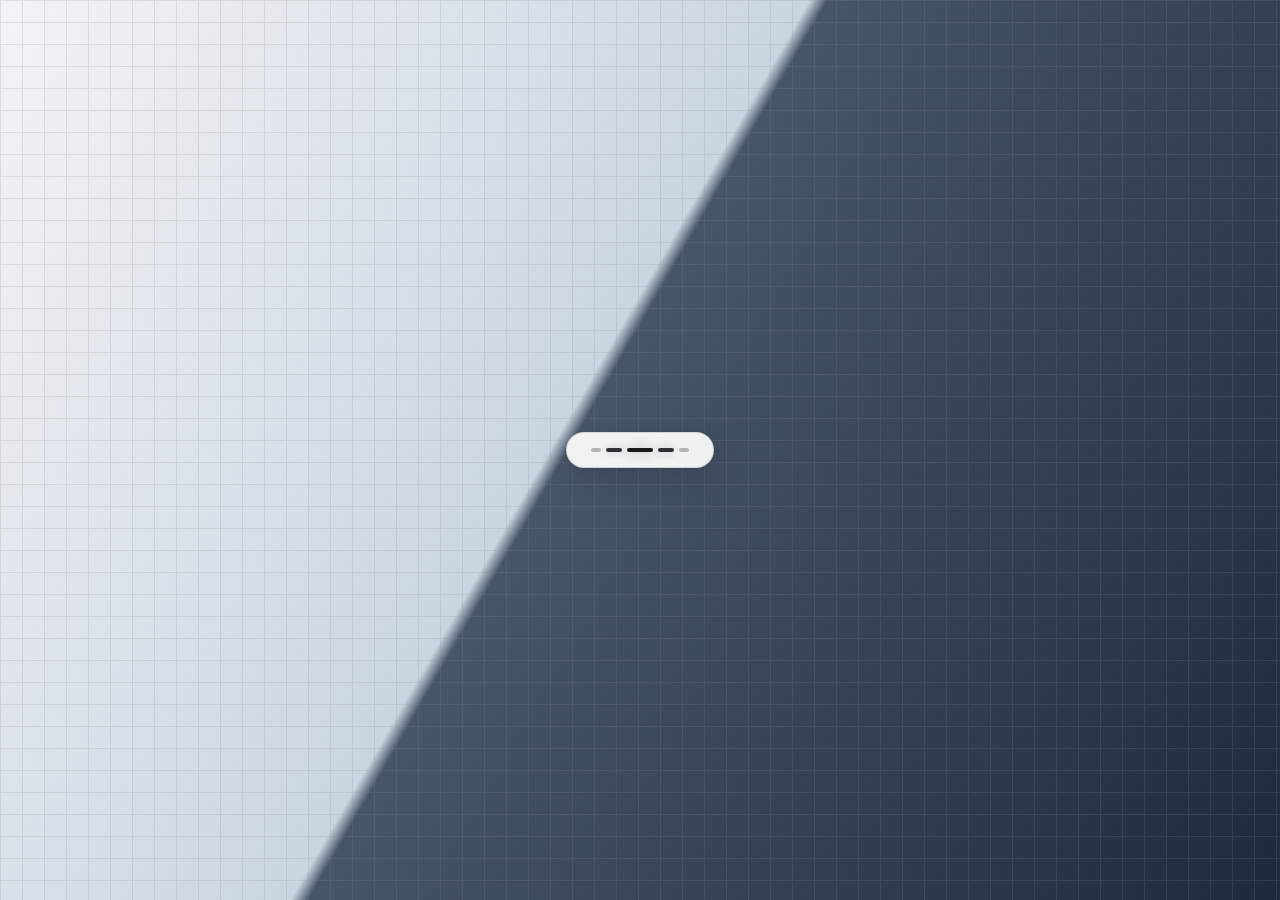
<file: app/ui/index.html>
<!doctype html>
<!--
  Kotha — the pill.

  This whole directory is the frontend, and it is the only place you need to
  touch to change how Kotha looks. It runs in two places, from the same files:

    * inside Tauri, driven by real events from Rust
    * in any browser, driven by mock.js — no Rust, no model, no build

  So: open app/ui/index.html in a browser and edit. See the header of pill.js
  for the entire Rust↔UI contract (it is two events wide), and the token block
  at the top of pill.css for every colour and dimension.

  THEMES
  ------
  Dark and light, and the pill is no longer dark-only. theme.js in the <head>
  resolves the setting to a concrete data-theme before anything paints; every
  colour below that is a token in pill.css. Rust says which via a third event.

  THE IDEA, IN ONE LINE
  --------------------
  Five bars of light that never move. Only their brightness changes — with the
  voice, with the decode, with the outcome — the way a Nothing phone's glyph
  says everything it has to say without a single thing changing shape.

  WHY THE SEGMENTS ARE WRITTEN OUT HERE
  -------------------------------------
  Because the glyph is a drawn shape, not a count. Five bars, tapering out
  from the middle, is the mark; generating them from a number would imply
  there is a right answer for six or for twenty, and there is not. Their
  widths and their sweep order are in pill.css, keyed off nth-child.
-->
<html lang="en" data-state="idle">
<head>
  <meta charset="utf-8">
  <title>Kotha</title>
  <!-- Before the stylesheet paints anything: see the head of theme.js. -->
  <script src="theme.js"></script>
  <link rel="stylesheet" href="pill.css">
</head>
<body>
  <!-- The pill. Everything visible lives in here. -->
  <div class="pill">
    <!-- ✕ and ✓. Only drawn when the finish is `confirm` — see the
         `data-finish` block in pill.css. Real buttons, so a screen reader
         gets their names; the window itself never takes keyboard focus, so
         the keyboard route is the hotkey (✓) and Esc (✕), held by Rust. -->
    <button class="act" data-keep="false" aria-label="Discard" title="Discard  (Esc)">
      <svg viewBox="0 0 16 16" aria-hidden="true"><path d="M4.5 4.5l7 7M11.5 4.5l-7 7"/></svg>
    </button>

    <div class="glyph" aria-hidden="true">
      <i class="seg"></i>
      <i class="seg"></i>
      <i class="seg"></i>
      <i class="seg"></i>
      <i class="seg"></i>
    </div>

    <button class="act keep" data-keep="true" aria-label="Insert text" title="Insert text">
      <svg viewBox="0 0 16 16" aria-hidden="true"><path d="M3.5 8.4l3 3 6-6.6"/></svg>
    </button>

    <!-- Screen readers get words; sighted users get the light. -->
    <span class="sr" role="status" aria-live="polite"></span>
  </div>

  <script src="pill.js"></script>
  <script src="mock.js"></script>
</body>
</html>
</file>
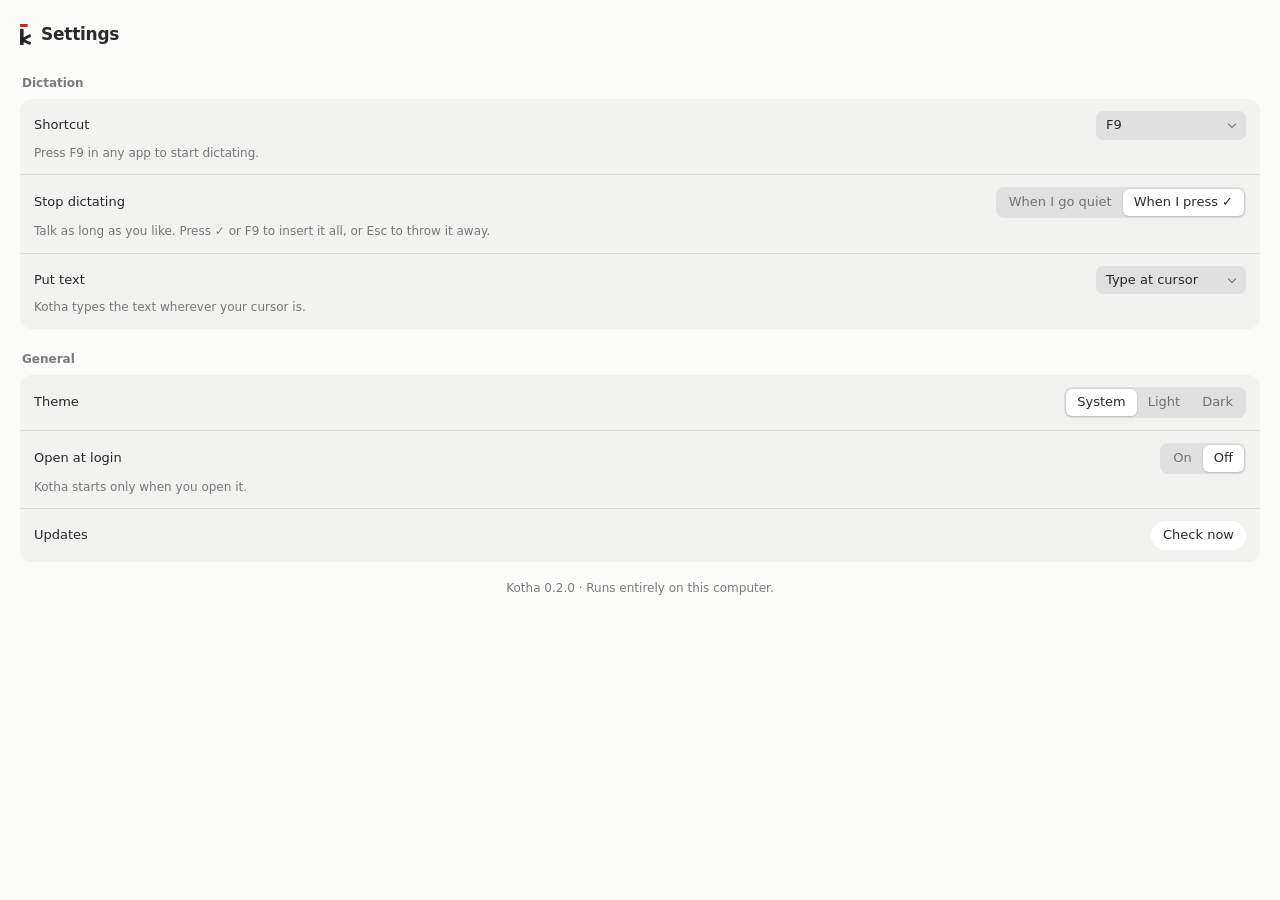
<file: app/ui/settings.html>
<!doctype html>
<!--
  Kotha — the settings window.

  Five questions, one control each, and one sentence under each that says what
  the current answer will DO. Not what every option means — what this one does,
  rewritten the moment it changes. A page that explains three paste routes in
  three paragraphs asks the reader to compare them; a page that says "Kotha
  types the text wherever your cursor is" just tells them.

  Like index.html and setup.html it opens in a plain browser and works:
  settings.js fakes the backend when there is no Tauri around it. Styles are in
  pill.css under `body.settings`.

  There is no <select> on this page, on purpose. WebKitGTK draws a select's
  open list with GTK, outside the page, in the desktop theme's colours — and
  the page's own text colour came through onto it: white on white, every
  option invisible. A dropdown here is a <details> holding a radio group, so
  the open list is page content and themes like everything else.

  The rows are written out here because they are the page's structure. The
  OPTIONS inside them are not: every list comes from Rust in settings_get, so a
  list here could never drift from what settings_set will accept.
-->
<html lang="en">
<head>
  <meta charset="utf-8">
  <meta name="viewport" content="width=device-width">
  <title>Kotha Settings</title>
  <!-- Before the stylesheet paints anything: see the head of theme.js. -->
  <script src="theme.js"></script>
  <link rel="stylesheet" href="pill.css">
</head>
<body class="settings">

  <header>
    <!-- The app's mark: a Latin k wearing a Bengali matra. Inline so the k
         inherits the text colour and flips with the theme. -->
    <svg class="mark" viewBox="0 0 158 302" aria-hidden="true">
      <g transform="translate(-200 -90)">
        <rect x="200" y="160" width="52" height="232" fill="currentColor"/>
        <path d="M226 318 L354 252.7" stroke="currentColor" stroke-width="42" fill="none"/>
        <path d="M226 318 L354 372.7" stroke="currentColor" stroke-width="42" fill="none"/>
        <rect class="bar" x="200" y="90" width="110" height="42"/>
      </g>
    </svg>
    <h1>Settings</h1>
  </header>

  <main>
    <h2>Dictation</h2>
    <div class="group">
      <div class="row" data-key="hotkey">
        <span class="label" id="hotkey-label">Shortcut</span>
        <details class="control menu" id="hotkey"><summary aria-describedby="hotkey-label"></summary><div class="list" role="radiogroup" aria-labelledby="hotkey-label"></div></details>
        <p class="says"></p>
      </div>

      <div class="row" data-key="finish">
        <span class="label" id="finish-label">Stop dictating</span>
        <div class="control switch" id="finish" role="radiogroup" aria-labelledby="finish-label"></div>
        <p class="says"></p>
      </div>

      <div class="row" data-key="paste">
        <span class="label" id="paste-label">Put text</span>
        <details class="control menu" id="paste"><summary aria-describedby="paste-label"></summary><div class="list" role="radiogroup" aria-labelledby="paste-label"></div></details>
        <p class="says"></p>
      </div>
    </div>

    <h2>General</h2>
    <div class="group">
      <div class="row" data-key="theme">
        <span class="label" id="theme-label">Theme</span>
        <div class="control switch" id="theme" role="radiogroup" aria-labelledby="theme-label"></div>
      </div>

      <div class="row" data-key="autostart">
        <span class="label" id="autostart-label">Open at login</span>
        <div class="control switch" id="autostart" role="radiogroup" aria-labelledby="autostart-label"></div>
        <p class="says"></p>
      </div>

      <!-- Not a setting: nothing is saved. Checks GitHub only when clicked. -->
      <div class="row" data-key="update">
        <span class="label">Updates</span>
        <button class="control" id="update" type="button">Check now</button>
        <p class="says" aria-live="polite"></p>
      </div>
    </div>
  </main>

  <footer id="about"></footer>

  <script src="settings.js"></script>
</body>
</html>
</file>
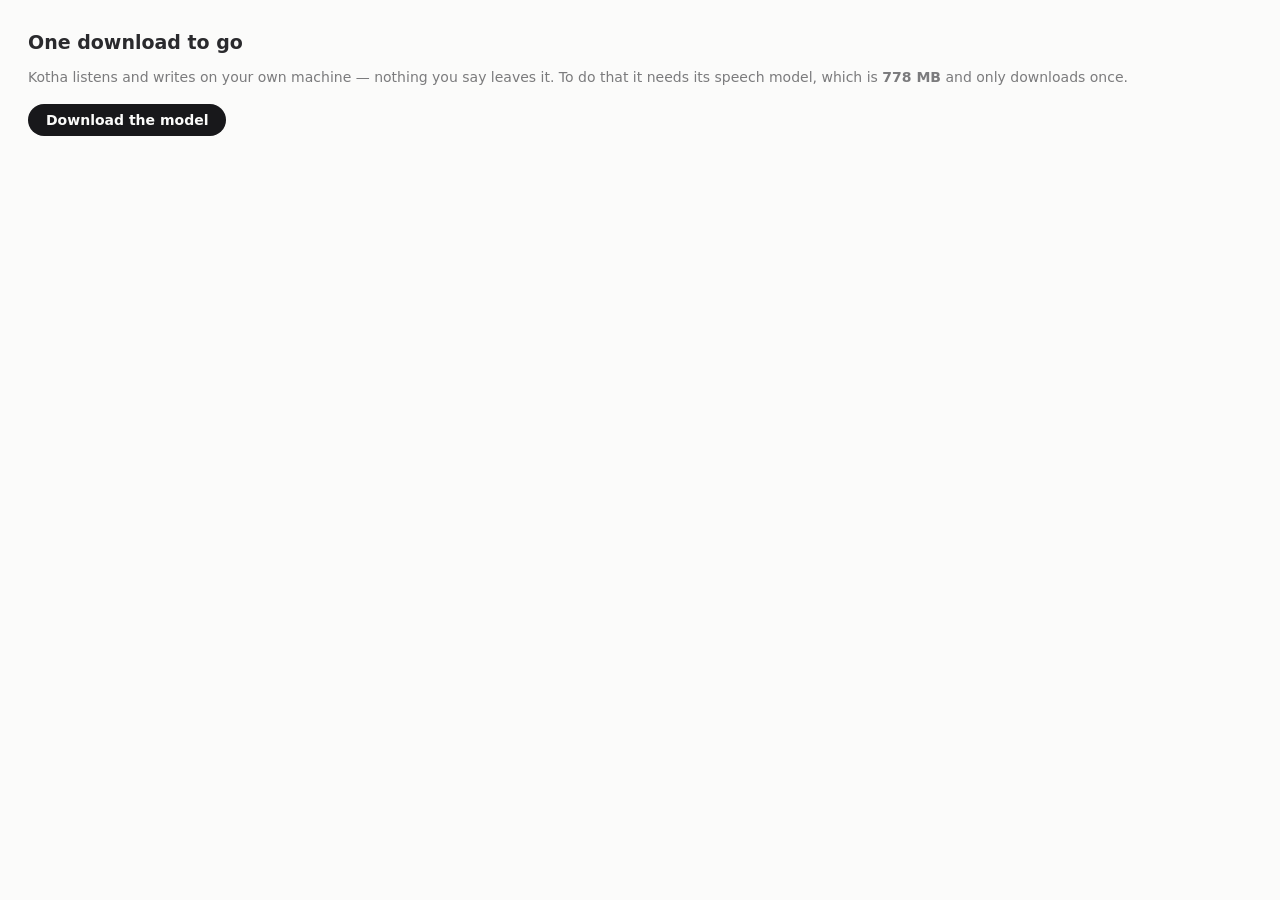
<file: app/ui/setup.html>
<!doctype html>
<!--
  Kotha — the first-run window.

  The pill's sibling, and its opposite: an ordinary window that takes focus,
  because it has a button on it. It exists for one reason — Kotha needs a
  778 MB model and that should never leave without being asked for.

  Like index.html it opens in a plain browser and works: setup.js fakes the
  download when there is no Tauri around it. Its styles live in the same
  pill.css, under `body.setup`, so the two windows cannot drift apart on
  colour.
-->
<html lang="en">
<head>
  <meta charset="utf-8">
  <title>Welcome to Kotha</title>
  <!-- Before the stylesheet paints anything: see the head of theme.js. -->
  <script src="theme.js"></script>
  <link rel="stylesheet" href="pill.css">
</head>
<body class="setup" data-phase="offer">

  <div data-phase="offer">
    <h1>One download to go</h1>
    <p>
      Kotha listens and writes on your own machine — nothing you say leaves it.
      To do that it needs its speech model, which is <strong>778 MB</strong> and
      only downloads once.
    </p>
    <button id="go">Download the model</button>
  </div>

  <div data-phase="downloading">
    <h1>Downloading</h1>
    <div class="meter"></div>
    <p class="note" id="progress">Starting…</p>
    <p class="note">
      You can leave this running. If the connection drops it picks up where it
      stopped.
    </p>
  </div>

  <div data-phase="ready">
    <h1>Ready</h1>
    <!-- Written by setup.js, because only Rust knows which key is bound —
         and whether one is bound at all. -->
    <p id="how">Press the hotkey anywhere and say something.</p>

    <!-- The second question this window asks, and the reason it asks it here:
         the sentence above is a promise about where the text goes, and the
         app cannot keep it while the text output is still the clipboard.
         Asked once, at the one moment the user is already answering setup
         questions, rather than left to be discovered under Settings.

         Rendered by setup.js from the same Rust constant the settings window
         uses, so the two cannot offer different routes. Hidden entirely when
         KOTHA_PASTE has already decided. -->
    <div id="output" hidden>
      <p class="ask">Where should the text go?</p>
      <div class="options" id="paste"></div>
    </div>

    <p class="note">Kotha stays in the tray. You can close this window.</p>
  </div>

  <script src="setup.js"></script>
</body>
</html>
</file>
<file: app/ui/pill.css>
/* ==========================================================================
   Kotha — the pill, all of its looks.

   THE IDEA
   --------
   Five bars of light in a row, tapering out from the middle. They never move
   and they never resize. Everything this pill has to say — the microphone is
   open, you are talking, the model is working, the text landed, it failed —
   is said by changing how brightly they burn and what colour they burn in.

   That constraint is the whole design. A waveform sat here before: thirty
   cells scrolling right to left, each one a real measurement. It was honest
   and it was far too much to have flickering at the bottom of the screen
   while someone is trying to think of what to say next. Motion draws the eye
   and then holds it. Light you can read out of the corner of an eye.

   So: nothing in this file animates position or size, with one exception —
   the capsule itself grows out of a horizontal line when it arrives and falls
   back into one when it leaves. That is the only movement in the app.

   HOW TO CHANGE THINGS
   --------------------
   Almost everything is a token in the :root block below. The glyph's own
   proportions are --seg-* ; the light's behaviour is --rest and --bloom. The
   capsule has no width token: it is sized by the glyph inside it, so no token
   can leave it cramped or half empty.

   Below the tokens are the state blocks, one per `data-state` on <html>:

     idle       nothing on screen. The resting state.
     listening  the glyph is lit and following the voice. It fills from the
                middle outward: a quiet room leaves five bars resting at
                --rest, which is what "armed" looks like, and there is no
                separate armed state to emit or maintain.
     thinking   the user has stopped and the last of it is being decoded. The
                voice no longer shows; the bars fill left to right at half
                light, clear, and fill again — a progress bar made of the
                glyph. Only ever after a stop: decodes that run while the user
                is still talking are not shown at all.
     done       text delivered. Every bar to full white at once, with bloom —
                the fill the sweep kept reaching for, finally held — a beat,
                and the capsule collapses into the line it grew from.
     error      the dictation failed. The row goes red and the middle bar goes
                out, so the line is visibly broken, and the capsule is knocked
                off level. No words: see the error block for why.

   And one attribute that is not a state: `data-finish="confirm"` puts a ✕
   and a ✓ either side of the glyph, for the finish where the user — not the
   silence — decides a dictation is over. See the block of that name.

   Transitions between states are CSS, not JavaScript. pill.js only ever sets
   the attribute and writes one number per bar. So an agent can restyle every
   transition here without reading a line of JS.

   THEMES
   ------
   Two palettes, and only the tokens change between them — not one rule, not
   one transition, not one line of JavaScript. `:root` is dark, because that
   is what the pill has always been and what it falls back to before anything
   has run. `:root[data-theme="light"]` re-states the same token names in
   light values.

   There is no third block for "system". The UI resolves that to a concrete
   `dark` or `light` before it writes the attribute — see `theme()` in
   pill.js — so the stylesheet never has to ask what the desktop is doing, and
   the light palette is written once instead of twice.

   In light mode the glyph DARKENS with the voice instead of brightening, and
   the bloom becomes a soft shadow rather than a glow. That is the honest
   inversion: the pill floats over whatever the user is looking at, and a
   capsule that is lighter than the page behind it needs its marks to be the
   dark thing. Everything else — the taper, the fill from the middle out, the
   sweep, the flat row for `done`, the broken middle for `error` — is
   identical, because all of it is written in terms of --line and --alert.
   ========================================================================== */

:root {
  /* --- ink -------------------------------------------------------------- */
  /* Nearly opaque on purpose. A Tauri window is transparent, and
     backdrop-filter has nothing to sample through it — it blurs page content,
     not the desktop behind the window. So the frosted look is a bonus where
     the platform provides real vibrancy (macOS NSVisualEffectView, KWin blur)
     and must never be what makes the pill legible. At 0.94 the capsule reads
     against a white page and a black one alike. --ink-solid is the same
     colour for the setup window, which sits on an ordinary opaque window and
     would composite the alpha against white.

     Not pure black: a capsule at #000 reads as a hole punched in the desktop,
     and on an OLED panel it disappears into one. */
  --ink: rgba(11, 11, 12, 0.94);
  --ink-solid: #0b0b0c;
  /* Carries the whole edge over a dark background, where the fill cannot. */
  --edge: rgba(255, 255, 255, 0.16);
  --blur: 20px;

  /* --- light ------------------------------------------------------------ */
  --line: #f2f2f2;             /* the glyph, lit */
  --line-dim: rgba(242, 242, 242, 0.34);   /* the glyph while decoding */
  /* The only colour in the app, and the same one in both themes — it is the
     red of the matra in the app's own icon. It means failure in the pill and
     nothing else. Kept as bare channels as well as a colour, because the
     error glow needs it at an alpha and
     `rgb(var(--alert-rgb) / 0.55)` is the only way to get there from a token. */
  --alert-rgb: 230 25 25;
  --alert: rgb(var(--alert-rgb));
  /* The same red, moved just far enough to be read as small text (≥4.5:1
     on --surface). --alert itself is a mark colour and only reaches about
     3.6:1 here. One per theme. */
  --alert-text: #ff6259;
  /* What a bar sits at with no voice on it. Low enough that speech is
     obviously brighter, high enough that five dim bars still read as a mark
     somebody designed rather than as a pill that failed to draw. */
  --rest: 0.16;
  /* How far a fully lit bar throws light. This is the difference between a
     painted bar and a lit one, and it is most of why the thing reads as a
     glyph. Set it to 0 and the design dies.

     --glow-rgb is what it throws. In dark mode that is the same white the bar
     is drawn in, so a lit bar blooms. In light mode it is the ink, so a lit
     bar casts a soft shadow instead — the same cue, the right way round for a
     mark that is darker than what it sits on. --glow-a scales it, because a
     dark halo at the white one's alpha reads as smudge rather than weight. */
  --bloom: 12px;
  --glow-rgb: 255 255 255;
  --glow-a: 0.5;
  /* How fast a bar DIMS. Brightening is not eased at all — pill.js writes
     --ease: 0ms on any frame the voice is rising, so a syllable reaches full
     on the frame it arrives.

     Easing both directions cost 88 ms of attack, measured, on top of
     everything the audio path already costs, and it was the single largest
     term in the delay between talking and seeing it. Easing is worth having
     on the way down, where it turns thirty discrete samples a second into a
     light that falls away instead of strobing, and worth nothing on the way
     up, where it is indistinguishable from lag. Ears are far more forgiving
     of a slow decay than of a slow onset; eyes are the same.

     --ease is the live value and JS owns it. --fall is the number. */
  --fall: 90ms;

  /* --- the glyph -------------------------------------------------------- */
  /* Five bars, tapering out from the middle. The taper is the mark: five
     equal bars would be a meter, and a meter is what this replaced. */
  --seg-h: 4px;
  --seg-gap: 5px;
  --seg-1: 10px;               /* the outer pair */
  --seg-2: 16px;               /* the inner pair */
  --seg-3: 26px;               /* the middle, which is lit first and last */

  /* --- the capsule ------------------------------------------------------ */
  /* --pad-x is wider than it looks like it needs to be, and that is the
     rounding's fault: at a full capsule radius the left and right ends curve
     away for most of the capsule's height, so a bar drawn any closer to them
     would appear to run off the edge. */
  --pad-x: 24px;
  --pad-y: 15px;
  /* A capsule. Anything less than half the height leaves a flat spot on the
     ends, and the flat spot is the thing that makes it read as a box. */
  --corner: 999px;
  /* ✕ and ✓, in the `confirm` finish. The inset around them is derived, not
     set: it is whatever keeps the capsule exactly as tall as the glyph-only
     one, which also makes each button concentric with the capsule's end. */
  --act: 24px;
  --act-gap: 8px;
  /* Two shadows: a wide soft one to lift it off the desktop, a tight dark one
     to keep the edge crisp against a light background. Total spread stays
     well inside PILL_WINDOW in main.rs — a shadow clipped by the window edge
     is worse than no shadow. */
  --shadow: 0 12px 32px rgba(0, 0, 0, 0.48), 0 1px 4px rgba(0, 0, 0, 0.4);

  /* --- the ordinary windows --------------------------------------------- */
  /* The setup and settings windows are not the pill: they are opaque, they
     take focus, and they have words on them. These are the four tokens that
     costs — text, quiet text, a raised surface, and a divider — and they live
     up here with the rest so the three windows cannot drift apart on colour. */
  --text: rgba(255, 255, 255, 0.92);
  --text-dim: rgba(255, 255, 255, 0.58);
  --surface: rgba(255, 255, 255, 0.055);
  --surface-lit: rgba(255, 255, 255, 0.1);
  --hairline: rgba(255, 255, 255, 0.1);
  /* The selected segment of a segmented control: a raised plate on the
     track. Lighter than the track in dark mode; white and shadowed in light. */
  --thumb: rgba(255, 255, 255, 0.13);
  --thumb-shadow: 0 1px 2px rgba(0, 0, 0, 0.4);
  /* An open dropdown: solid, a step up from the page, so rows do not show
     through it. */
  --menu: #1c1c1e;

  /* --- motion ----------------------------------------------------------- */
  --in: 190ms cubic-bezier(0.2, 0.9, 0.2, 1);    /* fast, no overshoot */
  --out: 150ms cubic-bezier(0.5, 0, 0.9, 0.3);
  --sweep: 1400ms;             /* one fill-and-clear of the decode sweep */
}

/* --------------------------------------------------------------------------
   Light
   --------------------------------------------------------------------------
   The same token names, the other way up. Nothing below this block knows which
   theme is on.

   The capsule is off-white rather than #fff for the same reason the dark one
   is not #000: a pure white capsule on a white page has no edge at all, and
   --edge alone cannot carry one. The ink is #18181b, which is the black the
   app's icon is drawn in.

   --shadow is much softer here. The dark pill's shadow does two jobs, lifting
   the capsule off the desktop and keeping its edge crisp against a light page;
   a light capsule only needs the first, and the dark one's alpha under it
   looks like dirt. */

:root[data-theme="light"] {
  --ink: rgba(252, 252, 251, 0.94);
  --ink-solid: #fbfbfa;
  --edge: rgba(24, 24, 27, 0.14);

  --line: #18181b;
  --line-dim: rgba(24, 24, 27, 0.36);
  --alert-text: #c01116;

  /* A dark bar at 0.16 on a light capsule is fainter to the eye than a light
     bar at 0.16 on a dark one — the same contrast ratio does not read the same
     way round. Nudged up so five resting bars still look like a mark. */
  --rest: 0.22;
  --glow-rgb: 24 24 27;
  --glow-a: 0.3;

  --shadow: 0 10px 28px rgba(24, 24, 27, 0.16), 0 1px 3px rgba(24, 24, 27, 0.14);

  --text: rgba(24, 24, 27, 0.92);
  --text-dim: rgba(24, 24, 27, 0.56);
  --surface: rgba(24, 24, 27, 0.04);
  --surface-lit: rgba(24, 24, 27, 0.08);
  --hairline: rgba(24, 24, 27, 0.1);
  --thumb: #ffffff;
  --menu: #ffffff;
  --thumb-shadow: 0 1px 2px rgba(24, 24, 27, 0.14), 0 0 0 0.5px rgba(24, 24, 27, 0.08);
}

/* Transparent all the way down: on Tauri the window itself is transparent, so
   any background here would show up as a black rectangle around the pill. */
html, body {
  margin: 0;
  height: 100%;
  background: transparent;
  overflow: hidden;
  /* The window is click-through where the pill is not; this stops a stray
     drag from selecting invisible text. */
  user-select: none;
  -webkit-user-select: none;
  cursor: default;
}

/* Dead centre of the viewport, both axes.
   Inside Tauri the viewport is a small window that Rust parks at the bottom of
   the screen, so "where on screen" is BOTTOM_MARGIN in main.rs, not a number
   here. In a browser the viewport is the page and the pill sits in the middle,
   which is the right place to look at it. One rule, one meaning. */
body {
  display: flex;
  align-items: center;
  justify-content: center;
  font: 500 13px/1 system-ui, -apple-system, "Segoe UI", sans-serif;
}

/* --------------------------------------------------------------------------
   The capsule
   --------------------------------------------------------------------------
   Hidden pose is a horizontal line: scaled to nothing on Y, so the glyph
   squashes into that line with it. Opening is the line growing into a
   capsule, closing is the capsule falling back into the line. One gesture,
   both ways, and it costs one property. */

.pill {
  position: relative;
  display: flex;
  align-items: center;
  justify-content: center;
  box-sizing: border-box;
  padding: var(--pad-y) var(--pad-x);
  border: 1px solid var(--edge);
  border-radius: var(--corner);
  background: var(--ink);
  backdrop-filter: blur(var(--blur)) saturate(150%);
  -webkit-backdrop-filter: blur(var(--blur)) saturate(150%);
  box-shadow: var(--shadow);

  opacity: 0;
  transform: scaleY(0.08);
  transition: opacity var(--out), transform var(--out);
  will-change: opacity, transform;
}

[data-state="listening"] .pill,
[data-state="thinking"] .pill,
[data-state="done"] .pill,
[data-state="copied"] .pill,
[data-state="error"] .pill {
  opacity: 1;
  transform: scaleY(1);
  transition: opacity var(--in), transform var(--in);
}

/* --------------------------------------------------------------------------
   The glyph
   -------------------------------------------------------------------------- */

.glyph {
  display: flex;
  align-items: center;
  gap: var(--seg-gap);
}

.seg {
  position: relative;
  height: var(--seg-h);
  border-radius: 999px;
  background: var(--line);
  /* --b is 0..1, written by pill.js thirty times a second — the only property
     JavaScript ever touches. Nothing else in this file reads the microphone,
     and nothing else needs to. */
  opacity: calc(var(--rest) + (1 - var(--rest)) * var(--b, 0));
  /* The bloom is what makes a bar read as lit rather than painted, and it has
     to scale with --b or a quiet room glows as hard as a shout. Alpha rides
     the same number so that an unlit bar throws nothing at all. */
  box-shadow: 0 0 calc(var(--b, 0) * var(--bloom))
              rgb(var(--glow-rgb) / calc(var(--b, 0) * var(--glow-a)));
  /* var(--ease, var(--fall)): --ease is unset until the first microphone
     frame arrives, and a bar that lights before then should still dim
     properly. */
  transition: opacity var(--ease, var(--fall)) linear,
              box-shadow var(--ease, var(--fall)) linear,
              background-color 200ms ease;
}

/* The drawn shape. Symmetric about the middle, so the pairs share a width. */
.seg:nth-child(1), .seg:nth-child(5) { width: var(--seg-1); }
.seg:nth-child(2), .seg:nth-child(4) { width: var(--seg-2); }
.seg:nth-child(3)                    { width: var(--seg-3); }

/* The red layer. It sits exactly on top of its bar and is invisible until a
   state has something to say in red, which keeps the glyph one object rather
   than two stacked ones that can fall out of alignment. */
.seg::after {
  content: "";
  position: absolute;
  inset: 0;
  border-radius: inherit;
  background: var(--alert);
  opacity: 0;
}

/* --------------------------------------------------------------------------
   thinking — finishing up
   --------------------------------------------------------------------------
   The voice stops showing, and the five bars fill one at a time, left to
   right, then clear in the same order: a progress bar made of the glyph.

   It used to be a thin red chase running over bars that were still following
   the voice. Two signals at once, one of them in the colour that means
   failure, and it read as neither. Now there is one thing on screen per
   state, and the order tells the story by itself:

     listening   lit from the middle, by you          — it is hearing you
     thinking    filling left to right, by itself     — it is working
     done        all five, full, blooming             — it is finished

   Left to right is what makes it read as progress rather than voice, which
   always lights the middle first. Half light, no bloom, so that `done` — full
   light with bloom — is unmistakably the brightest the pill ever gets: the
   fill the sweep kept reaching for, finally held.

   The animation owns `opacity` outright, which is what silences the voice:
   an animated property beats the --b rule in `.seg`. `backwards` holds each
   bar at its first frame through its delay, or the voice would show through
   on the bars still waiting their turn. */

[data-state="thinking"] .seg {
  box-shadow: none;
  animation: sweep var(--sweep) cubic-bezier(0.3, 0, 0.2, 1) infinite backwards;
}
[data-state="thinking"] .seg:nth-child(2) { animation-delay: 120ms; }
[data-state="thinking"] .seg:nth-child(3) { animation-delay: 240ms; }
[data-state="thinking"] .seg:nth-child(4) { animation-delay: 360ms; }
[data-state="thinking"] .seg:nth-child(5) { animation-delay: 480ms; }

@keyframes sweep {
  0%, 55%, 100% { opacity: var(--rest); }
  8%, 42%       { opacity: 0.66; }
}

/* --------------------------------------------------------------------------
   done — text is at the cursor
   --------------------------------------------------------------------------
   Every bar to full at once. It is the only moment the glyph is evenly lit —
   the voice never lights it evenly, because the voice always lights the
   middle harder — so a flat row of five reads unmistakably as "finished", at
   a glance, without a tick or a second colour. */

[data-state="done"] .seg {
  background: var(--line);
  opacity: 1;
  box-shadow: 0 0 var(--bloom) rgb(var(--glow-rgb) / calc(var(--glow-a) + 0.05));
  transition: opacity 120ms ease, box-shadow 140ms ease;
}

/* --------------------------------------------------------------------------
   copied — the text is on the clipboard, not at the cursor
   --------------------------------------------------------------------------
   `done` above is left exactly as it was: when the paste route is open, the
   pill behaves the way it always has. This state exists only for the case
   where it is not, and where `done`'s flat bright row would be claiming
   something that did not happen.

   The same evenly lit row, held back. Dimmed and with the bloom off, so it
   reads as the same finish at lower confidence — which is precisely what it
   is: the words are safe, they are just not where the user was typing. It
   borrows nothing from `error`; there is no red and no gap, because nothing
   broke and a user who chose the clipboard on purpose should not be shown an
   alarm every time the app does what they asked.

   The words are in `.sr` for anyone using a screen reader: "Copied to the
   clipboard". No caption here, for the reason the error state gives — a line
   of text in a 36px overlay, at the moment the user is looking at their own
   document, is not read. */

[data-state="copied"] .seg {
  background: var(--line);
  opacity: 0.42;
  box-shadow: none;
  transition: opacity 120ms ease, box-shadow 140ms ease;
}

/* --------------------------------------------------------------------------
   error — the dictation failed
   --------------------------------------------------------------------------
   The row goes red and the middle bar goes out. Every other state in this
   pill lights the middle first and hardest, so the middle going dark is the
   one thing the design can do that cannot be mistaken for any of them — and
   it leaves a gap in the line, which is what a break looks like.

   The capsule itself does not move. It was tilted here for a while, to catch
   an eye that was not on it, and it was the only thing in the app that broke
   the horizontal — which is precisely why it drew attention, and also why it
   looked like a bug. Red and a hole in the middle are enough: it is the only
   state with any red in it at all.

   No caption, deliberately. A dictation failure has nothing useful to tell
   the user — they already know what to do, which is say it again — and a line
   of text in a 36px overlay is something to read at exactly the moment they
   were trying not to look at the screen. The words are still there for anyone
   who needs them: `.sr` carries "Dictation failed" to a screen reader, and
   the actual cause is on stderr. */

[data-state="error"] .seg {
  opacity: 1;
  box-shadow: none;
  transition: opacity 140ms ease;
}

[data-state="error"] .seg::after {
  opacity: 1;
  box-shadow: 0 0 var(--bloom) rgb(var(--alert-rgb) / 0.5);
  transition: opacity 140ms ease;
}

/* The break. */
[data-state="error"] .seg:nth-child(3) { opacity: 0.09; }
[data-state="error"] .seg:nth-child(3)::after { opacity: 0; box-shadow: none; }

/* --------------------------------------------------------------------------
   confirm — the user says when it is finished
   --------------------------------------------------------------------------
   A ✕ and a ✓ either side of the glyph. The glyph itself is untouched and
   behaves exactly as in `listening` — the buttons are beside the light, not
   part of it.

   They are there from the first frame, never added on screen. Rust says which
   finish this is before it says `listening`, so the capsule grows out of its
   line already at this width and keeps it until it falls back into the line.
   After ✓ the buttons fade but keep their room, so the glyph does not slide
   along while it decodes: nothing in the pill moves sideways, ever.

   The same height as the plain capsule, to the pixel — the inset is solved
   from the glyph's own padding — and each button sits concentric with the
   rounded end it is in. Equal margin all round a circle inside a semicircle
   is what makes the pair read as part of the capsule rather than stuck on.

   ✓ is the one solid thing in the pill: drawn in --line, the ink of a lit
   bar, so it is the colour of "done" — and it blooms under the pointer the
   way a bar blooms under the voice. ✕ is a hollow, quieter one. Red stays
   reserved for the brand and for failure; neither button is a warning. */

.act { display: none; }

[data-finish="confirm"] .pill {
  padding: calc((var(--pad-y) * 2 + var(--seg-h) - var(--act)) / 2);
  gap: var(--act-gap);
}

[data-finish="confirm"] .act {
  display: grid;
  place-items: center;
  flex: none;
  width: var(--act);
  height: var(--act);
  padding: 0;
  border: 0;
  border-radius: 50%;
  background: color-mix(in srgb, var(--line) 10%, transparent);
  color: var(--line);
  cursor: default;
  opacity: 0;
  pointer-events: none;
  transition: opacity var(--out), background-color 120ms ease, box-shadow 160ms ease;
}

[data-finish="confirm"][data-state="listening"] .act {
  opacity: 1;
  pointer-events: auto;
  transition: opacity var(--in), background-color 120ms ease, box-shadow 160ms ease;
}

.act svg {
  width: 14px;
  height: 14px;
  fill: none;
  stroke: currentColor;
  stroke-width: 1.6;
  stroke-linecap: round;
  stroke-linejoin: round;
}

/* ✕: present, not pressing. Its mark sits at the dim ink until it is
   pointed at. */
.act:not(.keep) svg { opacity: 0.62; transition: opacity 120ms ease; }
.act:not(.keep):hover { background: color-mix(in srgb, var(--line) 18%, transparent); }
.act:not(.keep):hover svg { opacity: 1; }

.act.keep {
  background: var(--line);
  color: var(--ink-solid);
}
.act.keep svg { stroke-width: 2; }
.act.keep:hover { box-shadow: 0 0 var(--bloom) rgb(var(--glow-rgb) / var(--glow-a)); }

.act:active { opacity: 0.8 !important; }

.act:focus-visible {
  outline: 2px solid var(--alert);
  outline-offset: 2px;
}

/* --------------------------------------------------------------------------
   Accessibility
   -------------------------------------------------------------------------- */

.sr {
  position: absolute;
  width: 1px;
  height: 1px;
  overflow: hidden;
  clip-path: inset(50%);
  white-space: nowrap;
}

/* The glyph is decoration; the pill appearing at all is the information.
   Someone who has asked for less motion still gets every state, without the
   dance — including the capsule, which arrives at full height instead of
   growing out of the line. */
@media (prefers-reduced-motion: reduce) {
  .pill { transition-duration: 1ms; transform: none !important; }
  /* `[data-state] .seg` as well as `.seg`: a media query adds no specificity,
     so `.seg` alone loses to `[data-state="done"] .seg` above and the
     brightness keeps sliding for exactly the people who asked it not to. */
  .seg, [data-state] .seg,
  .seg::after, [data-state] .seg::after,
  [data-finish] .act, [data-finish] .act svg { transition: none; animation: none; }
  /* No sweep, so a steady half-lit row stands in for it — between the
     resting glyph and the full one, which is what it means. */
  [data-state="thinking"] .seg { opacity: 0.5; }
}

/* ==========================================================================
   THE FIRST-RUN WINDOW  (setup.html)

   A second window, and the opposite of the pill in every way that matters: an
   ordinary decorated window that takes focus, because it has a button on it.
   It lives in this file rather than one of its own so that the two windows
   cannot drift apart on colour — everything below reads from the same :root
   tokens the pill does.

   Scoped under `body.setup`, which also has to undo the transparent,
   overflow-hidden body the pill needs.
   ========================================================================== */

body.setup {
  --pad: 28px;
  display: block;
  padding: var(--pad);
  box-sizing: border-box;
  height: 100%;
  overflow: auto;
  background: var(--ink-solid);
  color: var(--text);
  font: 400 14px/1.5 system-ui, -apple-system, "Segoe UI", sans-serif;
}

body.setup h1 {
  margin: 0 0 10px;
  font-size: 19px;
  font-weight: 600;
}

body.setup p {
  margin: 0 0 16px;
  color: var(--text-dim);
}

body.setup kbd {
  padding: 2px 6px;
  border: 1px solid var(--hairline);
  border-radius: 4px;
  background: var(--surface);
  font: inherit;
  font-size: 12px;
  white-space: nowrap;
}

/* One button, so it gets no modifiers and no variants. */
body.setup button {
  padding: 9px 18px;
  border: 0;
  border-radius: 999px;
  background: var(--line);
  color: var(--ink-solid);
  font: 600 14px/1 system-ui, -apple-system, "Segoe UI", sans-serif;
  cursor: pointer;
}

body.setup button:hover { filter: brightness(1.15); }
body.setup button:disabled { opacity: 0.4; cursor: default; }

/* The progress meter. `--p` is 0..1 and setup.js writes nothing else.

   Called `.meter` and not `.seg` because `.seg` is already taken, five times
   over, by the glyph above — and an unscoped `.seg` here silently restyled
   those too. Everything in this section is scoped under `body.setup` for the
   same reason: one stylesheet, two windows, one namespace. */
body.setup .meter {
  height: 6px;
  margin-bottom: 10px;
  border-radius: 999px;
  background: var(--surface-lit);
  overflow: hidden;
}

body.setup .meter::after {
  content: "";
  display: block;
  height: 100%;
  width: calc(var(--p, 0) * 100%);
  border-radius: inherit;
  background: var(--line);
  transition: width 200ms linear;
}

body.setup .note { font-size: 13px; color: var(--text-dim); }

/* The first-run window's one question, sitting above the group it labels.
   Not a <legend>: a fieldset would bring its own box and border to undo, and
   this needs to read as the sentence before the choice. */
body.setup .ask { margin-bottom: 9px; }
body.setup #output { margin: 22px 0; }
body.setup .note.bad { color: var(--alert-text); }

/* Three phases, one attribute on <body>, same idea as the pill's data-state:
   what is on screen is a CSS question, and setup.js only ever names the
   phase. */
body.setup [data-phase] { display: none; }
body.setup[data-phase="offer"]       [data-phase="offer"],
body.setup[data-phase="downloading"] [data-phase="downloading"],
body.setup[data-phase="ready"]       [data-phase="ready"] { display: block; }

/* The first-run window's choice: radios in a hairline-separated stack.
   (The settings window used to share these; it is rows and switches now.) */

body.setup .options {
  border: 1px solid var(--hairline);
  border-radius: 11px;
  overflow: hidden;
  background: var(--surface);
}

body.setup .opt {
  display: flex;
  align-items: center;
  gap: 11px;
  padding: 11px 13px;
  cursor: pointer;
}

body.setup .opt + .opt { border-top: 1px solid var(--hairline); }
body.setup .opt:hover { background: var(--surface-lit); }
body.setup .options:has(:checked) .opt:has(:checked) { background: var(--surface-lit); }

/* `accent-color` is the whole of the radio's styling. A hand-drawn one would
   have to reimplement the focus ring, the checked state and the platform's
   own idea of what a radio looks like. */
body.setup .opt input {
  margin: 0;
  accent-color: var(--alert);
  flex: none;
}

body.setup .opt-name { display: block; }

/* A `<kbd>` inside an option name, for the hotkey group. Shares the setup
   window's look; the two windows show the same keys. */
/* A group the app is not actually obeying — an environment variable has taken
   it over, or the hotkey failed to bind. Disabled and captioned, because
   showing a choice that would not take effect is worse than showing none. */
body.setup .opt input:disabled { cursor: default; }
body.setup .options:has(input:disabled) { opacity: 0.55; }
body.setup .options:has(input:disabled) .opt { cursor: default; }
body.setup .options:has(input:disabled) .opt:hover { background: none; }

/* ==========================================================================
   THE SETTINGS WINDOW  (settings.html)

   Four rows in two groups. Each row is a question on the left, one control on
   the right, and one sentence underneath saying what the current answer does.
   That sentence is the page's only explaining, and it is about one choice,
   not all of them.

   It lives in this file so the pill, the first-run window and this cannot
   drift apart on colour: everything below reads the same :root tokens, which
   is the whole reason the light theme reaches all three at once.

   NOTHING HERE IS A CUSTOM CONTROL
   --------------------------------
   The dropdowns are <select>s and the segmented switches are radio groups
   with the circles hidden. Keyboard, focus and screen readers come for free;
   the styling is only the surface.

   The switch is `.switch`, never `.seg`: `.seg` is the pill's bar, and every
   rule above that styles one would reach into this page too.
   ========================================================================== */

body.settings {
  --pad: 20px;
  display: block;
  margin: 0;
  padding: 0;
  height: 100%;
  overflow: auto;
  background: var(--ink-solid);
  color: var(--text);
  font: 400 13px/1.45 system-ui, -apple-system, "Segoe UI", sans-serif;
  cursor: default;
}

body.settings ::selection { background: rgb(var(--alert-rgb) / 0.3); }

body.settings header {
  display: flex;
  align-items: center;
  gap: 10px;
  padding: 22px var(--pad) 6px;
}

/* The app's mark. The k is currentColor in the markup; the matra cannot be,
   because var() is not read in an SVG presentation attribute. */
body.settings header .mark { width: 11px; height: 21px; flex: none; }
body.settings header .mark .bar { fill: var(--alert); }

body.settings h1 {
  margin: 0;
  font-size: 17px;
  font-weight: 600;
  letter-spacing: -0.015em;
}

body.settings main { padding: 0 var(--pad); }

/* Group titles: sentence case, quiet, close to the group they name and far
   from the one above. */
body.settings h2 {
  margin: 22px 0 7px 2px;
  font-size: 12px;
  font-weight: 600;
  color: var(--text-dim);
}

body.settings .group {
  border-radius: 12px;
  background: var(--surface);
}

body.settings .row {
  display: grid;
  grid-template-columns: 1fr auto;
  grid-template-areas: "label control" "says says";
  align-items: center;
  column-gap: 16px;
  padding: 12px 14px;
}
body.settings .row + .row { border-top: 1px solid var(--hairline); }

body.settings .label { grid-area: label; font-weight: 500; }
body.settings .control { grid-area: control; }

body.settings .says {
  grid-area: says;
  margin: 5px 0 0;
  font-size: 12px;
  color: var(--text-dim);
  text-wrap: pretty;
}
body.settings .says:empty { display: none; }
body.settings .says.bad { color: var(--alert-text); }

/* --- dropdown ------------------------------------------------------------
   A <details>: the summary is the button, the .list is the open menu. Not a
   <select> — see the head of settings.html. */

body.settings .menu { position: relative; }

body.settings .menu summary {
  position: relative;
  display: block;
  min-width: 112px;
  padding: 5px 28px 5px 10px;
  border-radius: 7px;
  background: var(--surface-lit);
  list-style: none;
  white-space: nowrap;
}
body.settings .menu summary::-webkit-details-marker { display: none; }
body.settings .menu:not(.disabled) summary:hover,
body.settings .menu[open] summary { background: var(--thumb); }
body.settings .menu.disabled summary { opacity: 0.5; }

/* The chevron. Drawn, not a glyph: two borders of a small square, turned. */
body.settings .menu summary::after {
  content: "";
  position: absolute;
  right: 11px;
  top: 50%;
  width: 5px;
  height: 5px;
  margin-top: -4px;
  border: solid var(--text-dim);
  border-width: 0 1.5px 1.5px 0;
  transform: rotate(45deg);
}

body.settings .menu .list {
  position: absolute;
  z-index: 2;
  top: calc(100% + 4px);
  right: 0;
  min-width: 100%;
  box-sizing: border-box;
  padding: 4px;
  border: 1px solid var(--hairline);
  border-radius: 10px;
  background: var(--menu);
  box-shadow: 0 10px 28px rgba(0, 0, 0, 0.28), 0 2px 6px rgba(0, 0, 0, 0.12);
}

body.settings .menu .list label {
  position: relative;
  display: block;
  padding: 5px 12px 5px 28px;
  border-radius: 6px;
  white-space: nowrap;
}
body.settings .menu .list label:hover { background: var(--surface-lit); }

body.settings .menu .list input {
  position: absolute;
  inset: 0;
  margin: 0;
  opacity: 0;
}

/* The tick beside the current choice. */
body.settings .menu .list label:has(:checked)::before {
  content: "";
  position: absolute;
  left: 11px;
  top: 50%;
  width: 4px;
  height: 8px;
  margin-top: -6px;
  border: solid var(--text);
  border-width: 0 1.5px 1.5px 0;
  transform: rotate(45deg);
}

/* --- segmented ----------------------------------------------------------- */

body.settings .switch {
  display: inline-flex;
  padding: 2px;
  border-radius: 8px;
  background: var(--surface-lit);
}

body.settings .switch label {
  position: relative;
  padding: 4px 11px;
  border-radius: 6px;
  color: var(--text-dim);
  white-space: nowrap;
  transition: background-color 120ms ease, color 120ms ease;
}
body.settings .switch label:hover { color: var(--text); }

body.settings .switch input {
  position: absolute;
  inset: 0;
  margin: 0;
  opacity: 0;
}

body.settings .switch label:has(:checked) {
  background: var(--thumb);
  box-shadow: var(--thumb-shadow);
  color: var(--text);
  font-weight: 500;
}

/* --- keyboard focus ------------------------------------------------------ */

body.settings .menu summary:focus-visible,
body.settings .menu .list label:has(:focus-visible),
body.settings .switch label:has(:focus-visible) {
  outline: 2px solid var(--alert);
  outline-offset: 1px;
}

body.settings button.control {
  padding: 5px 12px;
  border: 0;
  border-radius: 999px;
  background: var(--thumb);
  color: var(--text);
  font: inherit;
  cursor: pointer;
}
body.settings button.control:hover { background: var(--surface-lit); }
body.settings button.control:disabled { opacity: 0.5; cursor: default; }
body.settings button.control:focus-visible { outline: 2px solid var(--alert); outline-offset: 1px; }

body.settings footer {
  padding: 18px var(--pad) 22px;
  font-size: 12px;
  color: var(--text-dim);
  text-align: center;
}

@media (prefers-reduced-motion: reduce) {
  body.settings .switch label { transition: none; }
}
</file>
